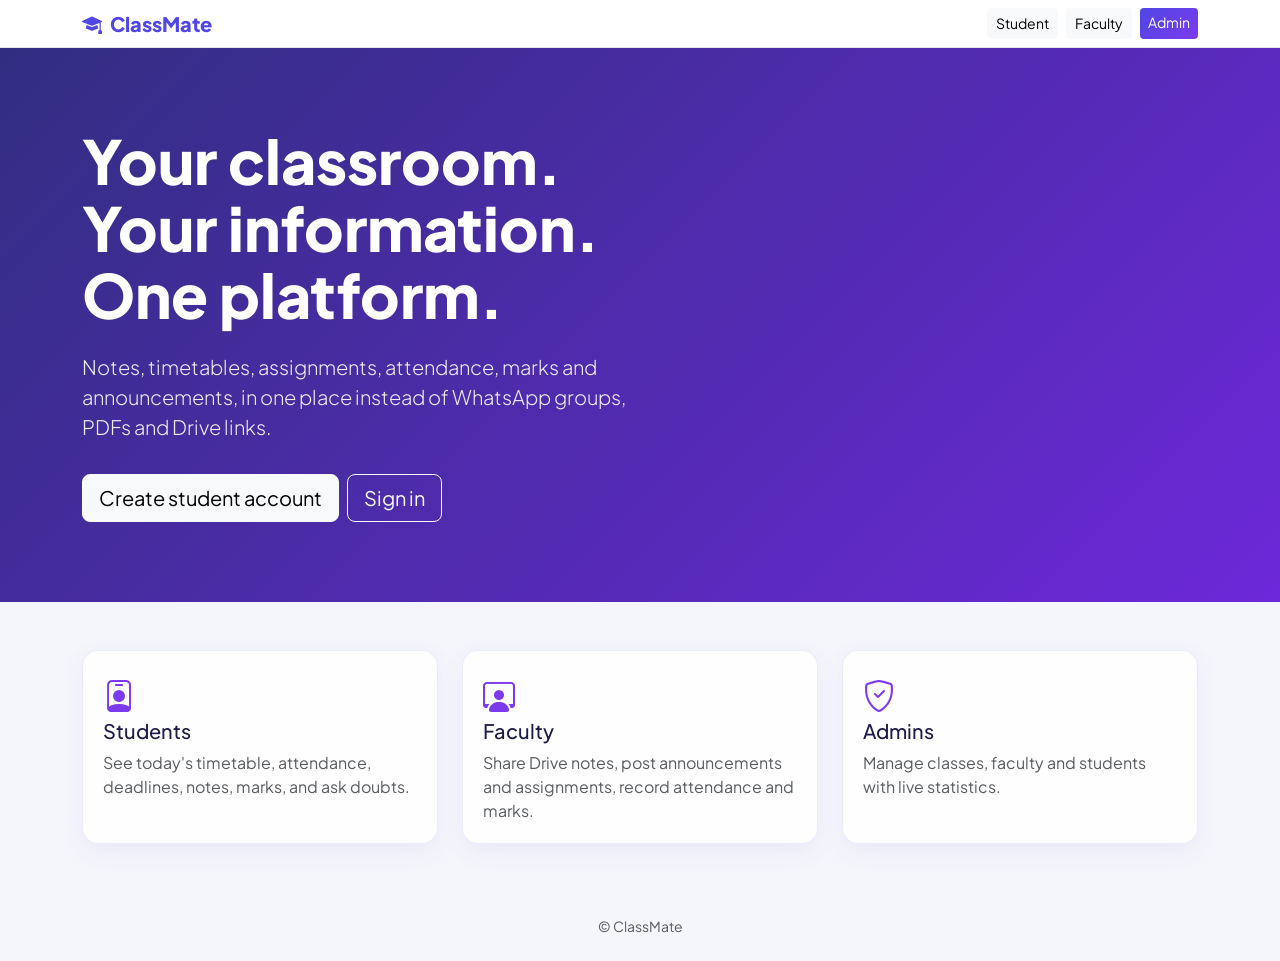
<file: index.html>
<!DOCTYPE html><html lang="en"><head><meta charset="utf-8"><meta name="viewport" content="width=device-width,initial-scale=1"><link rel="preconnect" href="https://fonts.googleapis.com"><link href="https://fonts.googleapis.com/css2?family=Plus+Jakarta+Sans:wght@400;500;600;700;800&display=swap" rel="stylesheet"><link href="https://cdn.jsdelivr.net/npm/bootstrap@5.3.3/dist/css/bootstrap.min.css" rel="stylesheet"><link href="https://cdn.jsdelivr.net/npm/bootstrap-icons@1.11.3/font/bootstrap-icons.css" rel="stylesheet"><link href="style.css" rel="stylesheet"><title>ClassMate – Your classroom. Your information. One platform.</title></head>
<body><nav class="navbar navbar-expand-md landing-nav"><div class="container"><a class="brand dark" href="index.html"><i class="bi bi-mortarboard-fill"></i> ClassMate</a>
<div class="ms-auto d-flex gap-2"><a href="student-login.html" class="btn btn-light btn-sm">Student</a><a href="faculty-login.html" class="btn btn-light btn-sm">Faculty</a><a href="admin-login.html" class="btn btn-primary btn-sm">Admin</a></div></div></nav>
<header class="hero"><div class="container"><h1 class="fade-in">Your classroom.<br>Your information.<br>One platform.</h1>
<p class="lead">Notes, timetables, assignments, attendance, marks and announcements, in one place instead of WhatsApp groups, PDFs and Drive links.</p>
<a href="student-signup.html" class="btn btn-light btn-lg me-2">Create student account</a><a href="student-login.html" class="btn btn-outline-light btn-lg">Sign in</a></div></header>
<section class="container py-5"><div class="row g-4">
<div class="col-md-4"><div class="card-glass h-100"><i class="bi bi-person-badge feat"></i><h5>Students</h5><p class="text-muted mb-0">See today's timetable, attendance, deadlines, notes, marks, and ask doubts.</p></div></div>
<div class="col-md-4"><div class="card-glass h-100"><i class="bi bi-person-workspace feat"></i><h5>Faculty</h5><p class="text-muted mb-0">Share Drive notes, post announcements and assignments, record attendance and marks.</p></div></div>
<div class="col-md-4"><div class="card-glass h-100"><i class="bi bi-shield-check feat"></i><h5>Admins</h5><p class="text-muted mb-0">Manage classes, faculty and students with live statistics.</p></div></div></div></section>
<footer class="text-center text-muted py-4 small">© ClassMate</footer></body></html>
</file>
<file: style.css>
:root{--p:#4f46e5;--v:#7c3aed;--bg:#f5f6fb;--ink:#1e1b4b}
*{box-sizing:border-box}body{font-family:'Plus Jakarta Sans',system-ui,sans-serif;background:var(--bg);color:var(--ink)}
.btn-primary{background:linear-gradient(135deg,var(--p),var(--v));border:0}.btn-primary:hover{filter:brightness(1.08)}
a{color:var(--p)}.text-primary{color:var(--p)!important}
.brand{font-weight:800;font-size:1.25rem;color:#fff;text-decoration:none;display:flex;gap:.5rem;align-items:center}.brand.dark{color:var(--p)}
.card-glass{background:rgba(255,255,255,.85);backdrop-filter:blur(8px);border:1px solid rgba(99,102,241,.12);border-radius:16px;padding:1.25rem;box-shadow:0 8px 24px rgba(79,70,229,.07);transition:transform .2s,box-shadow .2s}
.card-glass:hover{box-shadow:0 12px 28px rgba(79,70,229,.12)}
.hero{background:linear-gradient(135deg,#312e81,#6d28d9);color:#fff;padding:5rem 0}.hero h1{font-weight:800;font-size:clamp(2.2rem,6vw,3.8rem);line-height:1.1}.hero .lead{max-width:560px;opacity:.9;margin:1.5rem 0 2rem}
.landing-nav{background:#fff;box-shadow:0 1px 0 #e5e7eb}.feat{font-size:2rem;color:var(--v)}
.auth-body{min-height:100vh;display:grid;place-items:center;background:linear-gradient(135deg,#e0e7ff,#ede9fe);padding:1rem}
.auth-card{background:#fff;border-radius:20px;padding:2rem;width:100%;max-width:420px;box-shadow:0 20px 50px rgba(79,70,229,.18)}
.sidebar{position:fixed;inset:0 auto 0 0;width:250px;background:linear-gradient(180deg,#312e81,#4c1d95);padding:1.25rem 1rem;overflow-y:auto;z-index:1040;transition:transform .25s}
.sidebar nav{margin-top:1.5rem;display:flex;flex-direction:column;gap:.15rem}
.sidebar nav a{color:#c7d2fe;text-decoration:none;padding:.65rem .85rem;border-radius:10px;display:flex;gap:.75rem;align-items:center;font-weight:500;transition:background .15s}
.sidebar nav a:hover{background:rgba(255,255,255,.1);color:#fff}.sidebar nav a.active{background:rgba(255,255,255,.18);color:#fff}
.main{margin-left:250px;min-height:100vh}.topbar{position:sticky;top:0;z-index:1030;background:rgba(255,255,255,.9);backdrop-filter:blur(8px);display:flex;align-items:center;gap:.75rem;padding:.75rem 1.5rem;border-bottom:1px solid #e5e7eb}
.content{padding:1.5rem}.role-pill{background:#ede9fe;color:var(--v);padding:.2rem .7rem;border-radius:999px;font-size:.8rem;font-weight:600;text-transform:capitalize}
.avatar-btn{border:0;background:none;display:flex;gap:.5rem;align-items:center;font-weight:600;color:var(--ink)}
.avatar{width:36px;height:36px;border-radius:50%;background:linear-gradient(135deg,var(--p),var(--v));color:#fff;display:grid;place-items:center;font-weight:700}
.stat{display:flex;gap:1rem;align-items:center;background:#fff;border-radius:16px;padding:1.1rem;box-shadow:0 8px 24px rgba(79,70,229,.07)}
.stat i{font-size:1.5rem;color:var(--v);background:#ede9fe;width:48px;height:48px;border-radius:12px;display:grid;place-items:center}.stat-n{font-size:1.6rem;font-weight:800;line-height:1}
.row-item{padding:.55rem 0;border-bottom:1px solid #f1f1f6}.row-item:last-child{border:0}
.table thead th{font-size:.8rem;color:#6b7280;font-weight:600;background:#fafafe}.table tbody tr:hover{background:#faf9ff}
.center-box{display:flex;justify-content:center;align-items:center;gap:.5rem;padding:2rem}.empty{text-align:center;padding:2.5rem;color:#9ca3af}.empty i{font-size:2.5rem}
.fade-in{animation:fade .35s ease both}@keyframes fade{from{opacity:0;transform:translateY(8px)}to{opacity:1;transform:none}}
@media(max-width:991px){.sidebar{transform:translateX(-100%)}.sidebar.open{transform:none}.main{margin-left:0}.topbar,.content{padding-left:1rem;padding-right:1rem}}
@media(prefers-reduced-motion:reduce){*{animation:none!important;transition:none!important}}
</file>
